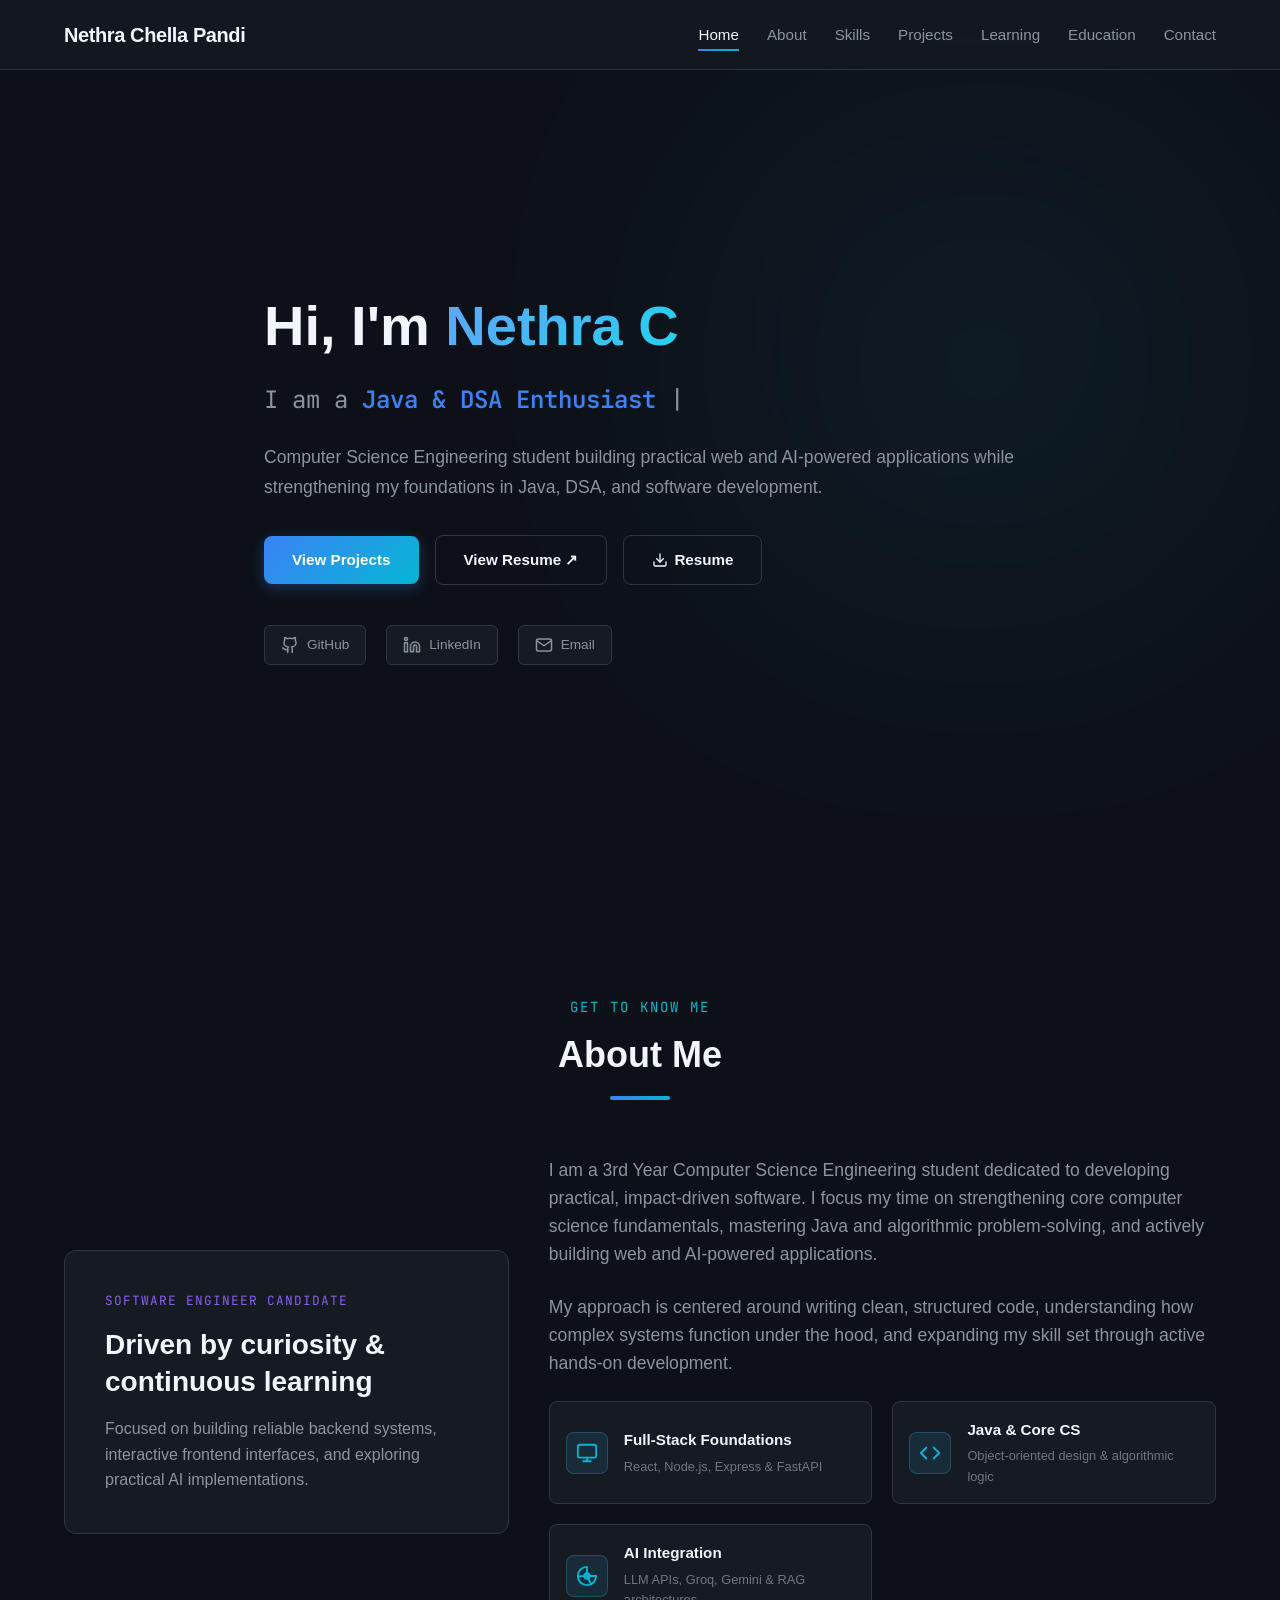
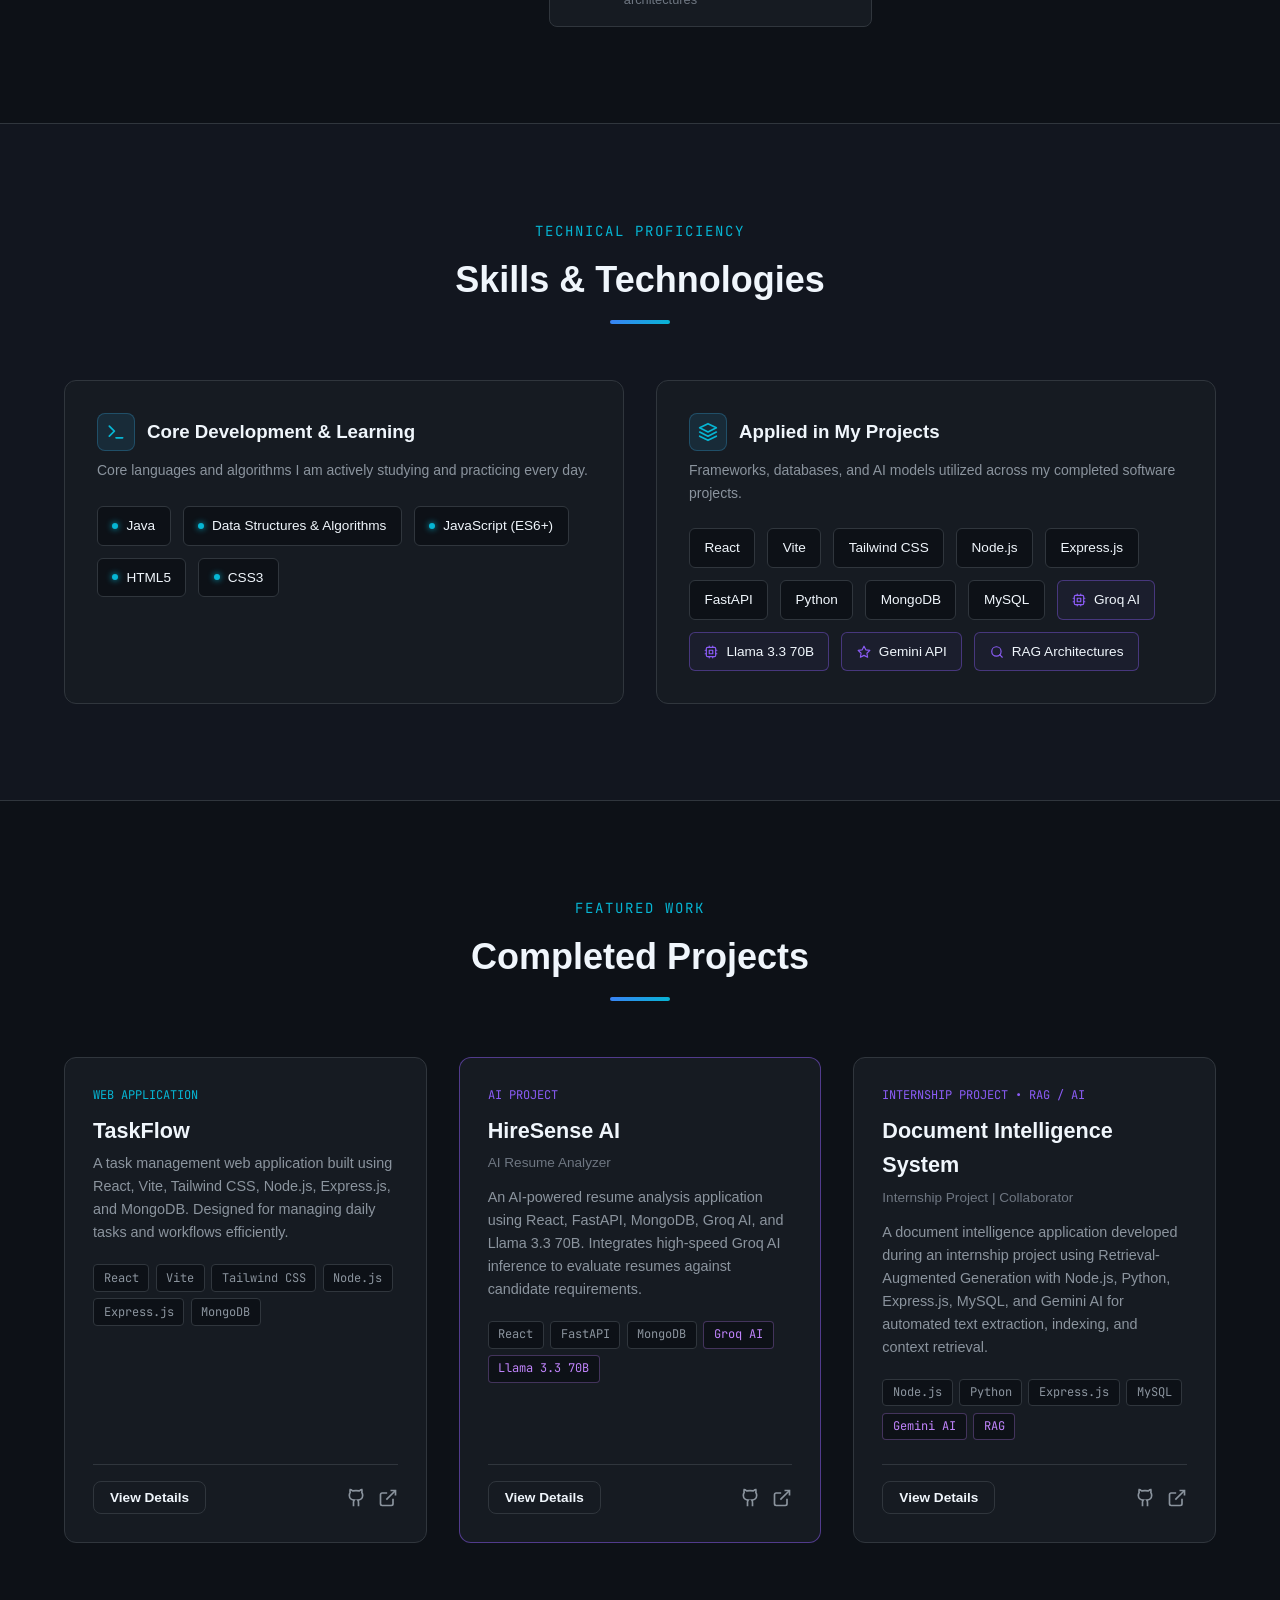
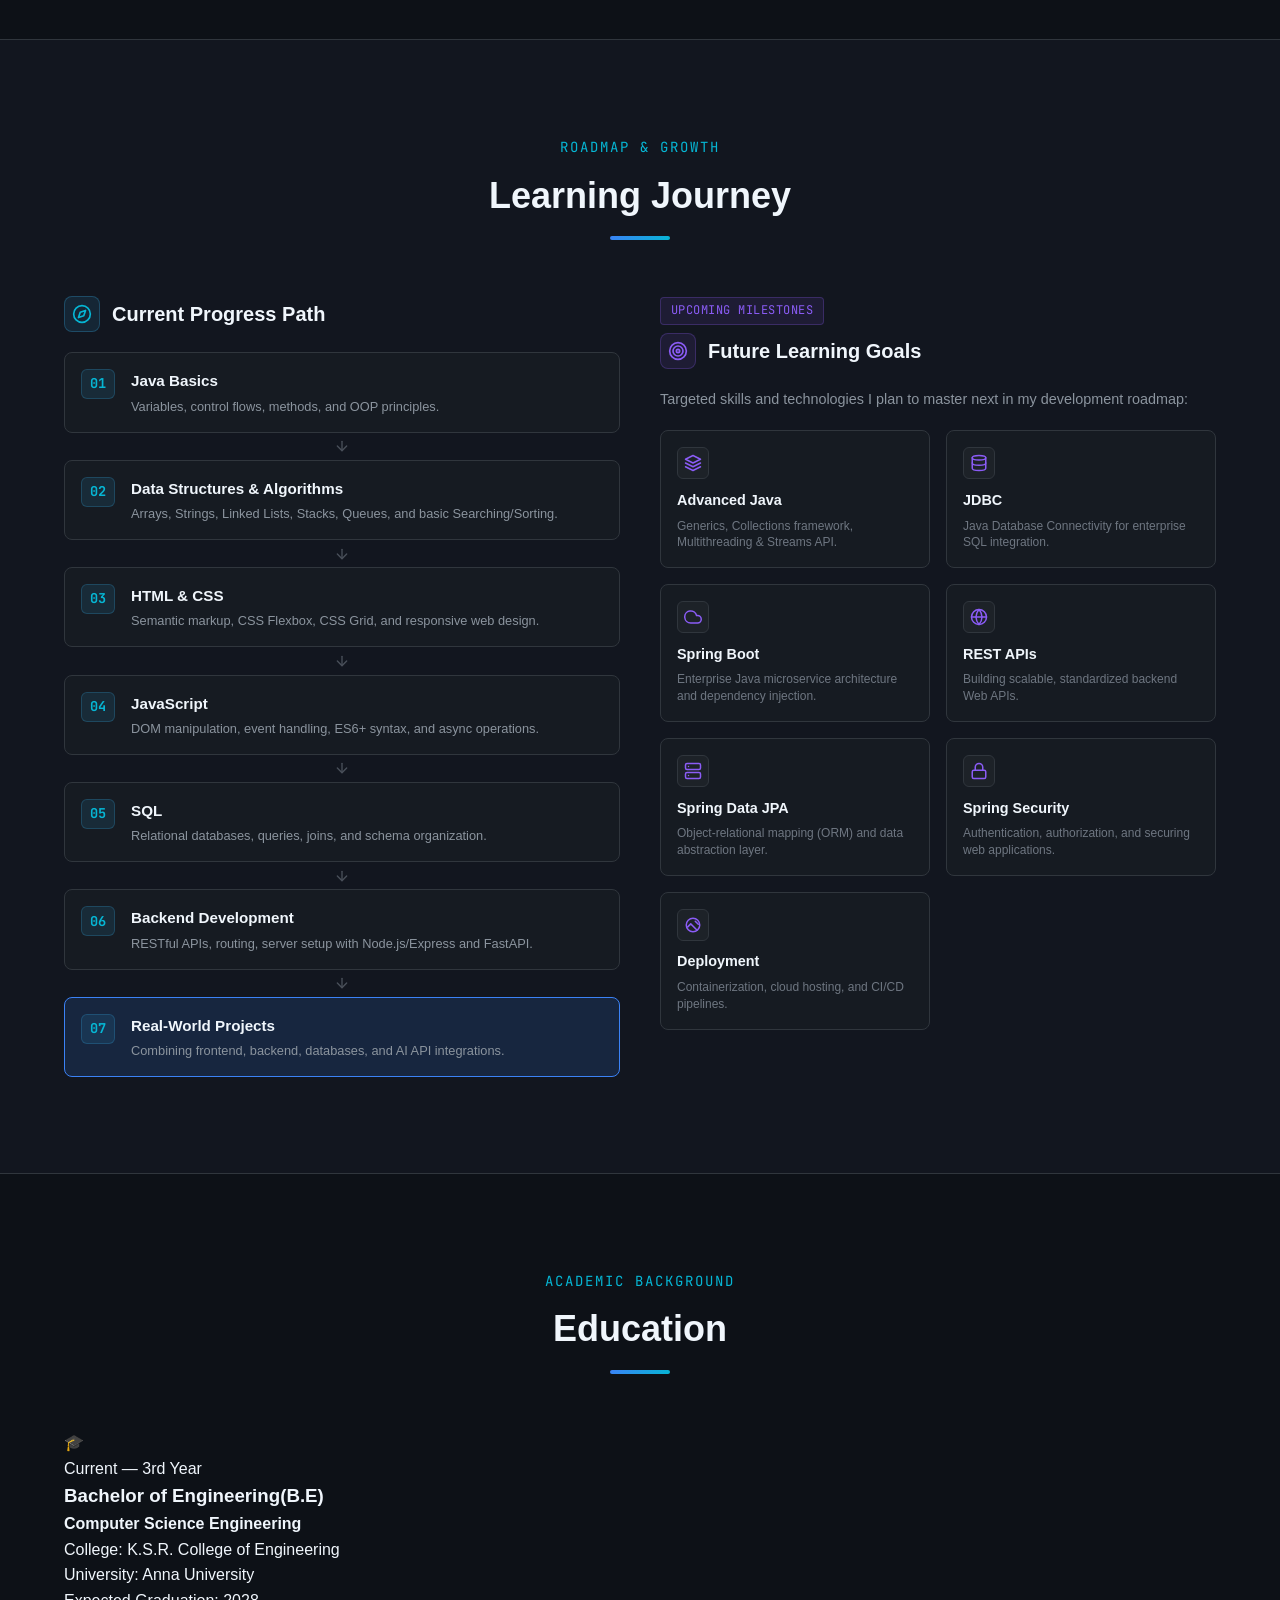
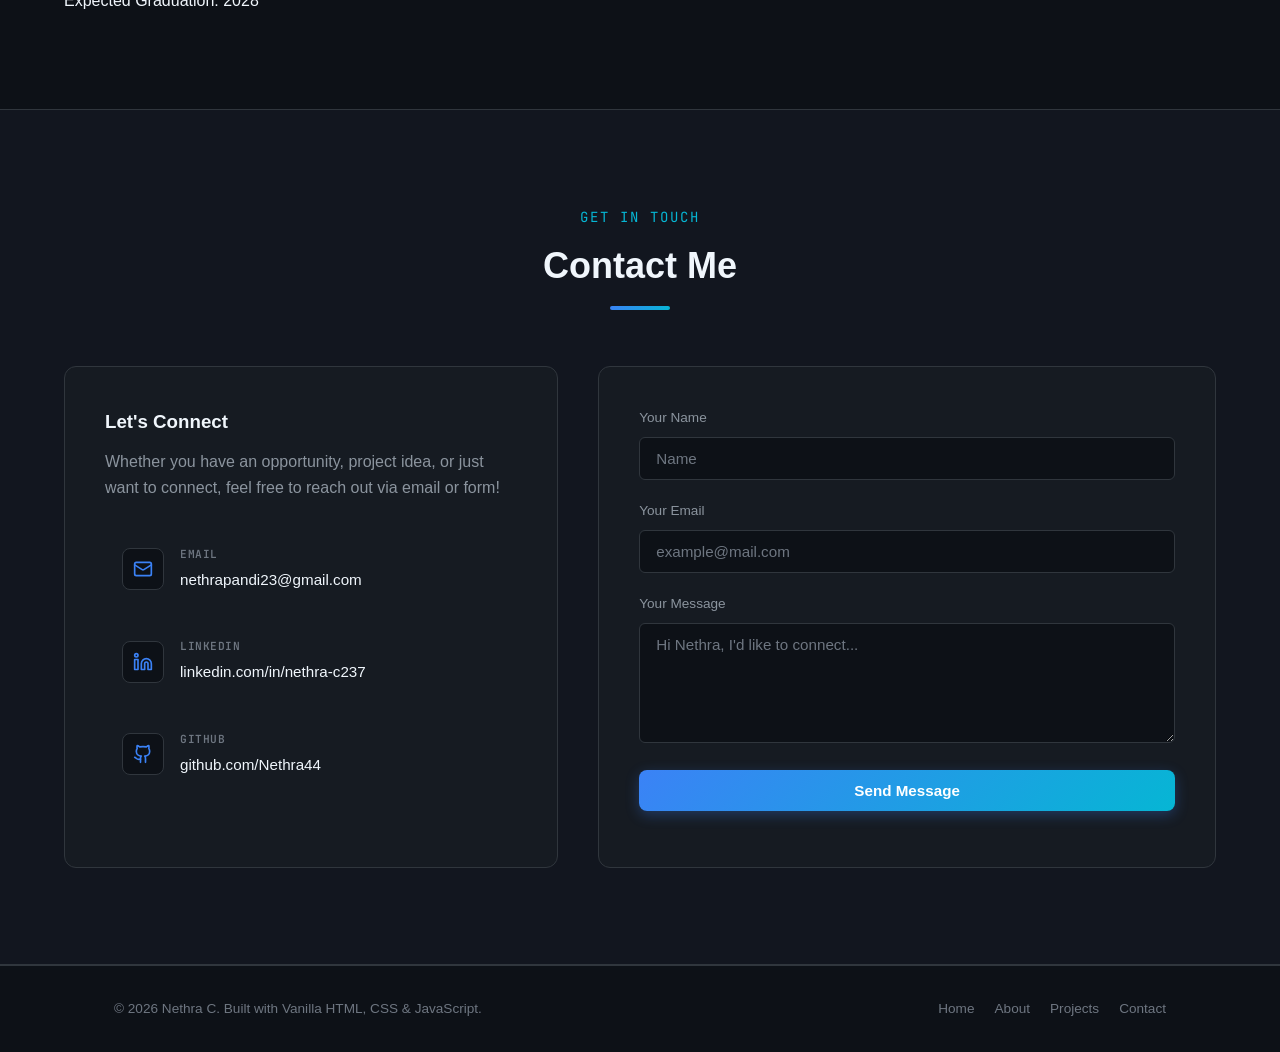
<file: index.html>
<!DOCTYPE html>
<html lang="en">
<head>
    <meta charset="UTF-8">
    <meta name="viewport" content="width=device-width, initial-scale=1.0">
    <meta name="description" content="Portfolio of Nethra C - Full-Stack Web Developer & Software Engineer">
    <title>Nethra C | Portfolio</title>
    
    <!-- Favicon -->
    <!-- Person/User SVG Favicon -->
<link rel="icon" type="image/svg+xml" href="data:image/svg+xml,<svg xmlns='http://www.w3.org/2000/svg' viewBox='0 0 24 24' fill='none' stroke='%2306b6d4' stroke-width='2' stroke-linecap='round' stroke-linejoin='round'><path d='M20 21v-2a4 4 0 0 0-4-4H8a4 4 0 0 0-4 4v2'/><circle cx='12' cy='7' r='4'/></svg>">

    <!-- Google Fonts (Outfit + Plus Jakarta Sans + JetBrains Mono) -->
    <link rel="preconnect" href="https://fonts.googleapis.com">
    <link rel="preconnect" href="https://fonts.gstatic.com" crossorigin>
    <link href="https://fonts.googleapis.com/css2?family=JetBrains+Mono:wght@400;500&family=Outfit:wght@600;700;800&family=Plus+Jakarta+Sans:wght@400;500;600;700&display=swap" rel="stylesheet">
    
    <!-- Global CSS Stylesheet -->
    <link rel="stylesheet" href="style.css">

    <!-- Component CSS Stylesheets -->
    <link rel="stylesheet" href="components/nav/nav.css">
    <link rel="stylesheet" href="components/hero/hero.css">
    <link rel="stylesheet" href="components/about/about.css">
    <link rel="stylesheet" href="components/skills/skills.css">
    <link rel="stylesheet" href="components/projects/projects.css">
    <link rel="stylesheet" href="components/learning/learning.css">
    <link rel="stylesheet" href="components/education/education.css">
    <link rel="stylesheet" href="components/contact/contact.css">
    <link rel="stylesheet" href="components/footer/footer.css">
</head>
<body>

    <!-- Modular Custom Web Components -->
    <nav-component></nav-component>
    
    <main>
        <hero-component></hero-component>
        <about-component></about-component>
        <skills-component></skills-component>
        <projects-component></projects-component>
        <learning-component></learning-component>
        <education-component></education-component>
        <contact-component></contact-component>
    </main>

    <footer-component></footer-component>

    <!-- Component Script Modules (Deferred for fast page rendering) -->
    <script src="components/nav/nav.js" defer></script>
    <script src="components/hero/hero.js" defer></script>
    <script src="components/about/about.js" defer></script>
    <script src="components/skills/skills.js" defer></script>
    <script src="components/projects/projects.js" defer></script>
    <script src="components/learning/learning.js" defer></script>
    <script src="components/education/education.js" defer></script>
    <script src="components/contact/contact.js" defer></script>
    <script src="components/footer/footer.js" defer></script>

    <!-- Global App Controller Script -->
    <script src="script.js" defer></script>
</body>
</html>
</file>
<file: style.css>
:root {
    --bg-dark: #0d1117;
    --bg-card: #161b22;
    --bg-alt: #12161f;
    --bg-glass: rgba(22, 27, 34, 0.75);
    
    --border-color: #30363d;
    --border-highlight: #3b82f6;

    --text-primary: #f0f6fc;
    --text-secondary: #8b949e;
    --text-muted: #6e7681;

    --accent-blue: #3b82f6;
    --accent-cyan: #06b6d4;
    --accent-purple: #8b5cf6;
    --accent-green: #10b981;
    --accent-glow: rgba(59, 130, 246, 0.15);

    --gradient-primary: linear-gradient(135deg, #3b82f6 0%, #06b6d4 100%);
    --gradient-text: linear-gradient(135deg, #60a5fa 0%, #22d3ee 100%);

    --font-main: 'Inter', -apple-system, BlinkMacSystemFont, sans-serif;
    --font-mono: 'JetBrains Mono', monospace;

    --transition-fast: 0.2s ease;
    --transition-normal: 0.3s cubic-bezier(0.4, 0, 0.2, 1);
    
    --container-max-width: 1200px;
    --border-radius: 12px;
}

*, *::before, *::after {
    box-sizing: border-box;
    margin: 0;
    padding: 0;
}

html {
    scroll-behavior: smooth;
    font-size: 16px;
}

body {
    background-color: var(--bg-dark);
    color: var(--text-primary);
    font-family: var(--font-main);
    line-height: 1.6;
    overflow-x: hidden;
}

a {
    color: inherit;
    text-decoration: none;
    transition: var(--transition-fast);
}

ul { list-style: none; }

.container {
    max-width: var(--container-max-width);
    margin: 0 auto;
    padding: 0 1.5rem;
}

.section {
    padding: 6rem 0;
    position: relative;
}

.bg-alt {
    background-color: var(--bg-alt);
    border-top: 1px solid var(--border-color);
    border-bottom: 1px solid var(--border-color);
}

.section-header {
    text-align: center;
    margin-bottom: 3.5rem;
}

.section-subtitle {
    font-family: var(--font-mono);
    font-size: 0.875rem;
    color: var(--accent-cyan);
    text-transform: uppercase;
    letter-spacing: 2px;
    display: block;
    margin-bottom: 0.5rem;
}

.section-title {
    font-size: 2.25rem;
    font-weight: 700;
    color: var(--text-primary);
}

.section-line {
    width: 60px;
    height: 4px;
    background: var(--gradient-primary);
    margin: 0.75rem auto 0;
    border-radius: 2px;
}

.reveal {
    opacity: 0;
    transform: translateY(30px);
    transition: opacity 0.6s ease-out, transform 0.6s ease-out;
}

.reveal.active {
    opacity: 1;
    transform: translateY(0);
}

.btn {
    display: inline-flex;
    align-items: center;
    justify-content: center;
    padding: 0.75rem 1.75rem;
    font-weight: 600;
    font-size: 0.95rem;
    border-radius: 8px;
    cursor: pointer;
    border: none;
    transition: var(--transition-normal);
}

.btn-primary {
    background: var(--gradient-primary);
    color: #ffffff;
    box-shadow: 0 4px 14px rgba(59, 130, 246, 0.3);
}

.btn-primary:hover {
    transform: translateY(-2px);
    box-shadow: 0 6px 20px rgba(59, 130, 246, 0.5);
}

.btn-outline {
    background: transparent;
    border: 1px solid var(--border-color);
    color: var(--text-primary);
}

.btn-outline:hover {
    border-color: var(--accent-blue);
    background: var(--accent-glow);
    color: var(--accent-blue);
}

.btn-sm {
    padding: 0.5rem 1rem;
    font-size: 0.85rem;
}

.btn-block { width: 100%; }

.gradient-text {
    background: var(--gradient-text);
    -webkit-background-clip: text;
    -webkit-text-fill-color: transparent;
}

/* Breakpoints */
@media (max-width: 992px) {
    .hero-title { font-size: 2.75rem; }
}

@media (max-width: 768px) {
    .hamburger-btn { display: flex; }
    .nav-menu {
        position: fixed;
        top: 70px;
        left: 0;
        width: 100%;
        background: var(--bg-card);
        border-bottom: 1px solid var(--border-color);
        padding: 1.5rem;
        transform: translateY(-150%);
        transition: var(--transition-normal);
    }
    .nav-menu.open { transform: translateY(0); }
    .nav-list { flex-direction: column; align-items: center; gap: 1.25rem; }
    .hero-title { font-size: 2.25rem; }
}
</file>
<file: components/nav/nav.css>
.navbar-header {
    position: fixed;
    top: 0;
    left: 0;
    width: 100%;
    z-index: 1000;
    background: var(--bg-glass);
    backdrop-filter: blur(12px);
    -webkit-backdrop-filter: blur(12px);
    border-bottom: 1px solid var(--border-color);
    height: 70px;
    display: flex;
    align-items: center;
}

.nav-container {
    display: flex;
    justify-content: space-between;
    align-items: center;
    width: 100%;
}

/* Clean, Modern Text Logo */
.nav-logo {
    font-family: var(--font-main, sans-serif); /* Changed from mono to main font for a cleaner look */
    font-size: 1.25rem;
    font-weight: 700;
    color: var(--text-primary);
    text-decoration: none;
    letter-spacing: -0.02em;
    transition: var(--transition-fast);
}

.nav-logo:hover {
    opacity: 0.9;
}

/* Optional: Accent color for part of your name (e.g. Nethra <span class="logo-accent">C.</span>) */
.logo-accent {
    color: var(--accent-cyan);
}

.nav-list {
    display: flex;
    gap: 1.75rem;
}

.nav-link {
    font-size: 0.95rem;
    font-weight: 500;
    color: var(--text-secondary);
    position: relative;
    padding: 0.5rem 0;
    text-decoration: none;
}

.nav-link:hover, .nav-link.active {
    color: var(--text-primary);
}

.nav-link::after {
    content: '';
    position: absolute;
    bottom: 0;
    left: 0;
    width: 0;
    height: 2px;
    background: var(--gradient-primary);
    transition: var(--transition-fast);
}

.nav-link:hover::after, .nav-link.active::after {
    width: 100%;
}

.hamburger-btn {
    display: none;
    background: transparent;
    border: none;
    cursor: pointer;
    flex-direction: column;
    gap: 5px;
    padding: 0.5rem;
    z-index: 1001;
}

.hamburger-bar {
    width: 24px;
    height: 2px;
    background-color: var(--text-primary);
    transition: var(--transition-normal);
}

/* ==========================================================================
   Responsive / Split-Screen Breakpoint
   ========================================================================== */
@media (max-width: 900px) {
    /* 1. Show the hamburger button */
    .hamburger-btn {
        display: flex;
    }

    /* 2. Style the dropdown overlay for nav-menu */
    .nav-menu {
        position: fixed;
        top: 70px; /* Aligns right below the header height */
        left: 0;
        width: 100%;
        background: var(--bg-glass);
        backdrop-filter: blur(16px);
        -webkit-backdrop-filter: blur(16px);
        border-bottom: 1px solid var(--border-color);
        padding: 2rem 0;
        
        /* Smooth animation states */
        opacity: 0;
        visibility: hidden;
        transform: translateY(-10px);
        transition: var(--transition-normal);
    }

    /* 3. Show menu when Web Component toggles '.open' */
    .nav-menu.open {
        opacity: 1;
        visibility: visible;
        transform: translateY(0);
    }

    /* 4. Stack menu items vertically */
    .nav-list {
        flex-direction: column;
        align-items: center;
        gap: 1.5rem;
    }

    /* 5. Animate hamburger icon into an 'X' when open */
    .hamburger-btn.open .hamburger-bar:nth-child(1) {
        transform: translateY(7px) rotate(45deg);
    }

    .hamburger-btn.open .hamburger-bar:nth-child(2) {
        opacity: 0;
    }

    .hamburger-btn.open .hamburger-bar:nth-child(3) {
        transform: translateY(-7px) rotate(-45deg);
    }
}
</file>
<file: components/hero/hero.css>
.hero-section {
    min-height: 100vh;
    padding-top: 120px;
    padding-bottom: 60px;
    display: flex;
    align-items: center;
    position: relative;
}

.hero-container {
    display: flex;
    flex-direction: column;
    align-items: flex-start;
    gap: 1.5rem;
    max-width: 800px;
}

.hero-badge {
    display: inline-flex;
    align-items: center;
    gap: 0.5rem;
    padding: 0.35rem 0.85rem;
    background: var(--bg-card);
    border: 1px solid var(--border-color);
    border-radius: 50px;
    font-family: var(--font-mono);
    font-size: 0.85rem;
    color: var(--accent-cyan);
}

.badge-dot {
    width: 8px;
    height: 8px;
    background-color: var(--accent-green);
    border-radius: 50%;
    box-shadow: 0 0 8px var(--accent-green);
}

.hero-title {
    font-size: 3.5rem;
    font-weight: 800;
    line-height: 1.1;
}

.typing-container {
    font-family: var(--font-mono);
    font-size: 1.5rem;
    color: var(--text-secondary);
}

.typing-text {
    color: var(--accent-blue);
    font-weight: 600;
}

.typing-cursor {
    animation: blink 0.8s infinite;
}

@keyframes blink {
    0%, 100% { opacity: 1; }
    50% { opacity: 0; }
}

.hero-description {
    font-size: 1.1rem;
    color: var(--text-secondary);
    line-height: 1.7;
}

/* Updated hero-actions to gracefully wrap extra buttons on smaller screens */
.hero-actions {
    display: flex;
    flex-wrap: wrap;
    align-items: center;
    gap: 1rem;
    margin-top: 0.5rem;
}

.social-links {
    display: flex;
    flex-wrap: wrap;
    gap: 1rem;
    margin-top: 1rem;
}

.social-icon-btn {
    display: inline-flex;
    align-items: center;
    gap: 0.5rem;
    padding: 0.5rem 1rem;
    background: var(--bg-card);
    border: 1px solid var(--border-color);
    border-radius: 6px;
    font-size: 0.85rem;
    color: var(--text-secondary);
    text-decoration: none;
    transition: all 0.2s ease;
}

.social-icon-btn:hover {
    border-color: var(--accent-blue);
    color: var(--text-primary);
}

.social-icon-btn .icon {
    width: 18px;
    height: 18px;
}

.hero-bg-glow {
    position: absolute;
    top: 20%;
    right: 10%;
    width: 350px;
    height: 350px;
    background: var(--gradient-primary);
    filter: blur(150px);
    opacity: 0.15;
    z-index: -1;
    pointer-events: none;
}

/* Mobile responsive adjustment */
@media (max-width: 640px) {
    .hero-title {
        font-size: 2.5rem;
    }
    
    .hero-actions {
        width: 100%;
    }
    
    .hero-actions .btn {
        flex: 1 1 auto;
        justify-content: center;
        text-align: center;
    }
}
</file>
<file: components/about/about.css>
.about-grid {
    display: grid;
    grid-template-columns: 1fr 1.5fr;
    gap: 2.5rem;
    align-items: center;
}

.about-card {
    background: var(--bg-card);
    border: 1px solid var(--border-color);
    border-radius: var(--border-radius);
    padding: 2.5rem;
    position: relative;
}

.theme-badge {
    font-family: var(--font-mono);
    font-size: 0.8rem;
    color: var(--accent-purple);
    text-transform: uppercase;
    letter-spacing: 1px;
    margin-bottom: 1rem;
}

.theme-headline {
    font-size: 1.75rem;
    margin-bottom: 1rem;
    line-height: 1.3;
}

.theme-text {
    color: var(--text-secondary);
}

.about-paragraph {
    font-size: 1.1rem;
    color: var(--text-secondary);
    margin-bottom: 1.5rem;
}

.about-highlights {
    display: grid;
    grid-template-columns: repeat(auto-fit, minmax(220px, 1fr));
    gap: 1.25rem;
}

.highlight-item {
    display: flex;
    align-items: center;
    gap: 1rem;
    background: var(--bg-card);
    border: 1px solid var(--border-color);
    padding: 1rem;
    border-radius: 8px;
    transition: var(--transition-normal);
}

.highlight-item:hover {
    border-color: var(--accent-cyan);
    transform: translateY(-2px);
}

/* Replaced .highlight-icon with SVG Badge Styling */
.highlight-icon-svg {
    display: flex;
    align-items: center;
    justify-content: center;
    width: 42px;
    height: 42px;
    min-width: 42px;
    background: rgba(56, 189, 248, 0.1);
    border: 1px solid rgba(56, 189, 248, 0.25);
    border-radius: 8px;
    color: var(--accent-cyan);
}

.highlight-item h4 {
    font-size: 0.95rem;
    margin-bottom: 0.25rem;
    color: var(--text-primary);
}

.highlight-item p {
    font-size: 0.8rem;
    color: var(--text-muted);
}

/* Mobile & Split Screen Adjustment */
@media (max-width: 900px) {
    .about-grid {
        grid-template-columns: 1fr;
        gap: 2rem;
    }
}
</file>
<file: components/skills/skills.css>
.skills-wrapper {
    display: grid;
    grid-template-columns: 1fr 1fr;
    gap: 2rem;
}

.skills-category {
    background: var(--bg-card);
    border: 1px solid var(--border-color);
    border-radius: var(--border-radius);
    padding: 2rem;
}

.category-header {
    display: flex;
    align-items: center;
    gap: 0.75rem;
    margin-bottom: 0.5rem;
}

/* Updated SVG Icon Container */
.category-icon-svg {
    display: flex;
    align-items: center;
    justify-content: center;
    width: 38px;
    height: 38px;
    min-width: 38px;
    background: rgba(56, 189, 248, 0.1);
    border: 1px solid rgba(56, 189, 248, 0.25);
    border-radius: 8px;
    color: var(--accent-cyan);
}

.category-desc {
    font-size: 0.875rem;
    color: var(--text-secondary);
    margin-bottom: 1.5rem;
}

.badges-grid {
    display: flex;
    flex-wrap: wrap;
    gap: 0.75rem;
}

.tech-badge {
    display: inline-flex;
    align-items: center;
    gap: 0.5rem;
    padding: 0.5rem 0.9rem;
    background: var(--bg-dark);
    border: 1px solid var(--border-color);
    border-radius: 6px;
    font-size: 0.85rem;
    font-weight: 500;
    transition: var(--transition-fast, all 0.2s ease);
}

.tech-badge:hover {
    border-color: var(--accent-cyan);
    transform: translateY(-2px);
}

/* Pulsing dot for learning items */
.badge-dot {
    width: 6px;
    height: 6px;
    background-color: var(--accent-cyan);
    border-radius: 50%;
    box-shadow: 0 0 6px var(--accent-cyan);
}

/* AI Pill Glow Styles */
.ai-badge {
    border-color: rgba(139, 92, 246, 0.4);
    background: rgba(139, 92, 246, 0.05);
    color: var(--text-primary);
}

.ai-badge svg {
    color: var(--accent-purple, #a855f7);
}

.ai-badge:hover {
    border-color: var(--accent-purple, #a855f7);
    background: rgba(139, 92, 246, 0.12);
}

/* Mobile Responsiveness */
@media (max-width: 900px) {
    .skills-wrapper {
        grid-template-columns: 1fr;
    }
}
</file>
<file: components/projects/projects.css>
.projects-grid {
    display: grid;
    grid-template-columns: repeat(auto-fit, minmax(320px, 1fr));
    gap: 2rem;
}

.project-card {
    background: var(--bg-card);
    border: 1px solid var(--border-color);
    border-radius: var(--border-radius);
    padding: 1.75rem;
    display: flex;
    flex-direction: column;
    justify-content: space-between;
    transition: var(--transition-normal);
}

.project-card:hover {
    transform: translateY(-5px);
    border-color: var(--border-highlight);
    box-shadow: 0 10px 30px rgba(0, 0, 0, 0.5);
}

.highlight-card {
    border-color: rgba(139, 92, 246, 0.5);
}

.project-tag {
    font-family: var(--font-mono);
    font-size: 0.75rem;
    color: var(--accent-cyan);
    text-transform: uppercase;
    margin-bottom: 0.5rem;
}

.project-tag.ai-tag {
    color: var(--accent-purple);
}

.project-title {
    font-size: 1.35rem;
    margin-bottom: 0.25rem;
}

.project-subtitle {
    font-size: 0.85rem;
    color: var(--text-muted);
    display: block;
    margin-bottom: 0.75rem;
}

.project-description {
    font-size: 0.9rem;
    color: var(--text-secondary);
    margin-bottom: 1.25rem;
}

.project-tech-stack {
    display: flex;
    flex-wrap: wrap;
    gap: 0.4rem;
    margin-bottom: 1.5rem;
}

.tech-pill {
    font-family: var(--font-mono);
    font-size: 0.75rem;
    padding: 0.2rem 0.6rem;
    background: var(--bg-dark);
    border: 1px solid var(--border-color);
    border-radius: 4px;
    color: var(--text-secondary);
}

.tech-pill.ai-pill {
    color: #c084fc;
    border-color: rgba(192, 132, 252, 0.3);
}

.project-card-footer {
    display: flex;
    justify-content: space-between;
    align-items: center;
    padding-top: 1rem;
    border-top: 1px solid var(--border-color);
    margin-top: auto;
}

.project-links {
    display: flex;
    gap: 0.75rem;
}

.link-icon {
    width: 20px;
    height: 20px;
    color: var(--text-secondary);
}

.link-icon:hover {
    color: var(--accent-blue);
}
</file>
<file: components/learning/learning.css>
/* Container & Grid Structure */
.journey-container {
    display: grid;
    grid-template-columns: 1fr 1fr;
    gap: 2.5rem;
    align-items: start;
}

/* Titles & SVG Badge Styling */
.journey-block-title {
    font-size: 1.25rem;
    font-weight: 600;
    color: var(--text-primary, #ffffff);
    margin-bottom: 1.25rem;
    display: flex;
    align-items: center;
    gap: 0.75rem;
}

.journey-icon-svg {
    display: inline-flex;
    align-items: center;
    justify-content: center;
    width: 36px;
    height: 36px;
    border-radius: 8px;
    background: rgba(56, 189, 248, 0.1);
    border: 1px solid rgba(56, 189, 248, 0.25);
    color: var(--accent-cyan, #38bdf8);
}

.journey-icon-svg.target-icon {
    background: rgba(139, 92, 246, 0.1);
    border-color: rgba(139, 92, 246, 0.25);
    color: var(--accent-purple, #8b5cf6);
}

/* Left Column: Timeline */
.roadmap-timeline {
    display: flex;
    flex-direction: column;
}

.timeline-step {
    display: flex;
    align-items: flex-start;
    gap: 1rem;
    background: var(--bg-card);
    border: 1px solid var(--border-color);
    padding: 1rem;
    border-radius: 8px;
    transition: border-color 0.2s ease, transform 0.2s ease;
}

.timeline-step:hover {
    border-color: var(--accent-cyan, #38bdf8);
    transform: translateY(-2px);
}

.timeline-step.step-highlight {
    border-color: var(--accent-blue, #3b82f6);
    background: var(--accent-glow, rgba(59, 130, 246, 0.08));
}

.step-number {
    font-family: var(--font-mono, monospace);
    font-size: 0.85rem;
    font-weight: 700;
    color: var(--accent-cyan, #38bdf8);
    background: rgba(56, 189, 248, 0.1);
    padding: 0.2rem 0.5rem;
    border-radius: 6px;
    border: 1px solid rgba(56, 189, 248, 0.2);
}

.step-content h4 {
    font-size: 0.95rem;
    font-weight: 600;
    margin: 0 0 0.25rem 0;
}

.step-content p {
    font-size: 0.8rem;
    color: var(--text-secondary);
    margin: 0;
    line-height: 1.4;
}

.timeline-arrow {
    display: flex;
    justify-content: center;
    align-items: center;
    padding: 0.35rem 0;
    color: var(--text-muted);
    opacity: 0.6;
}

/* Right Column: Future Goals */
.future-badge {
    display: inline-block;
    font-family: var(--font-mono, monospace);
    font-size: 0.75rem;
    color: var(--accent-purple, #8b5cf6);
    background: rgba(139, 92, 246, 0.1);
    border: 1px solid rgba(139, 92, 246, 0.25);
    padding: 0.2rem 0.6rem;
    border-radius: 4px;
    margin-bottom: 0.5rem;
    text-transform: uppercase;
    letter-spacing: 0.5px;
}

.future-intro {
    font-size: 0.9rem;
    color: var(--text-secondary);
    margin-bottom: 1.25rem;
    line-height: 1.5;
}

.future-grid {
    display: grid;
    grid-template-columns: repeat(2, 1fr);
    gap: 1rem;
}

.future-card {
    background: var(--bg-card);
    border: 1px solid var(--border-color);
    padding: 1rem;
    border-radius: 8px;
    display: flex;
    flex-direction: column;
    gap: 0.35rem;
    transition: border-color 0.2s ease, transform 0.2s ease;
}

.future-card:hover {
    border-color: var(--accent-purple, #8b5cf6);
    transform: translateY(-2px);
}

.future-icon-svg {
    display: inline-flex;
    align-items: center;
    justify-content: center;
    width: 32px;
    height: 32px;
    background: rgba(255, 255, 255, 0.03);
    border: 1px solid var(--border-color);
    border-radius: 6px;
    color: var(--accent-purple, #8b5cf6);
    margin-bottom: 0.25rem;
}

.future-card h4 {
    font-size: 0.9rem;
    font-weight: 600;
    margin: 0;
}

.future-card p {
    font-size: 0.75rem;
    color: var(--text-muted);
    margin: 0;
    line-height: 1.4;
}

/* Responsive Breakdown */
@media (max-width: 900px) {
    .journey-container {
        grid-template-columns: 1fr;
        gap: 2rem;
    }
}

@media (max-width: 500px) {
    .future-grid {
        grid-template-columns: 1fr;
    }
}
</file>
<file: components/education/education.css>
/* ==========================================================================
   Footer Component Styles
   ========================================================================== */

/* --- Desktop Styles --- */
footer, 
.footer {
  width: 100%;
  background: var(--bg-dark, #0d1117);
  border-top: 1px solid var(--border-color);
  padding: 2.5rem 0 1.5rem;
}

.footer-container, 
.footer-content {
  display: flex;
  justify-content: space-between;
  align-items: center;
  max-width: 1100px;
  margin: 0 auto;
  padding: 0 1.5rem;
  box-sizing: border-box;
}

.footer-logo {
  font-size: 1.25rem;
  font-weight: 700;
  color: var(--text-primary);
}

.footer-links {
  display: flex;
  align-items: center;
  gap: 1.5rem;
  list-style: none;
  margin: 0;
  padding: 0;
}

.footer-socials, 
.social-links {
  display: flex;
  align-items: center;
  gap: 1.25rem;
}

.footer-copy {
  text-align: center;
  color: var(--text-muted);
  font-size: 0.85rem;
  margin-top: 2rem;
  border-top: 1px solid var(--border-color);
  padding-top: 1.5rem;
}


/* ==========================================================================
   Mobile Responsive Overrides (Phones & Tablets - 768px and under)
   ========================================================================== */
@media screen and (max-width: 768px) {
  .footer-container, 
  .footer-content {
    flex-direction: column;   /* Stacks content vertically on phone screens */
    gap: 1.5rem;
    text-align: center;
    align-items: center;
  }

  .footer-links {
    flex-direction: column;   /* Stacks navigation links vertically */
    gap: 1rem;
    align-items: center;
  }

  .footer-socials, 
  .social-links {
    justify-content: center;  /* Centers social media icons */
    flex-wrap: wrap;          /* Prevents overflow if there are many icons */
    gap: 1.25rem;
  }

  .footer-copy {
    font-size: 0.8rem;
    padding: 1.25rem 1rem 0;
    margin-top: 1.5rem;
  }
}
</file>
<file: components/contact/contact.css>
/* Layout Grid */
.contact-grid {
    display: grid;
    grid-template-columns: 1fr 1.25fr;
    gap: 2.5rem;
    align-items: stretch;
}

/* Cards Setup */
.contact-info-card, 
.contact-form-card {
    background: var(--bg-card);
    border: 1px solid var(--border-color);
    border-radius: var(--border-radius, 12px);
    padding: 2.5rem;
}

.contact-intro {
    color: var(--text-secondary);
    margin: 0.75rem 0 2rem;
    line-height: 1.6;
}

/* Contact Details & Links */
.contact-methods {
    display: flex;
    flex-direction: column;
    gap: 1.25rem;
}

.contact-item {
    display: flex;
    align-items: center;
    gap: 1rem;
    padding: 0.75rem 1rem;
    border-radius: 8px;
    border: 1px solid transparent;
    transition: background 0.2s ease, border-color 0.2s ease, transform 0.2s ease;
}

.contact-item:hover {
    background: var(--bg-dark);
    border-color: var(--border-color);
    transform: translateX(4px);
}

/* SVG Vector Icon Styling */
.contact-icon {
    display: flex;
    align-items: center;
    justify-content: center;
    width: 42px;
    height: 42px;
    background: var(--bg-dark);
    border-radius: 8px;
    border: 1px solid var(--border-color);
    color: var(--accent-blue, #38bdf8);
    flex-shrink: 0;
    transition: color 0.2s ease, border-color 0.2s ease, background 0.2s ease;
}

.contact-item:hover .contact-icon {
    border-color: var(--accent-blue, #38bdf8);
    background: rgba(56, 189, 248, 0.1);
}

.contact-label {
    display: block;
    font-family: var(--font-mono, monospace);
    font-size: 0.7rem;
    font-weight: 600;
    color: var(--text-muted);
    text-transform: uppercase;
    letter-spacing: 0.5px;
    margin-bottom: 0.2rem;
}

.contact-value {
    font-size: 0.95rem;
    font-weight: 500;
    color: var(--text-primary);
    text-decoration: none;
    transition: color var(--transition-fast, 0.2s ease);
}

.contact-value:hover {
    color: var(--accent-blue);
}

/* Form Controls */
.form-group {
    margin-bottom: 1.25rem;
}

.form-label {
    display: block;
    font-size: 0.85rem;
    font-weight: 500;
    color: var(--text-secondary);
    margin-bottom: 0.5rem;
}

.form-control {
    width: 100%;
    padding: 0.75rem 1rem;
    background: var(--bg-dark);
    border: 1px solid var(--border-color);
    border-radius: 6px;
    color: var(--text-primary);
    font-family: var(--font-main, inherit);
    font-size: 0.95rem;
    outline: none;
    transition: var(--transition-fast, all 0.2s ease);
}

.form-control::placeholder {
    color: var(--text-muted);
}

.form-control:focus {
    border-color: var(--accent-blue);
    box-shadow: 0 0 0 3px var(--accent-glow, rgba(56, 189, 248, 0.15));
}

textarea.form-control {
    resize: vertical;
    min-height: 120px;
}

/* Validation & Feedback */
.error-msg {
    display: none;
    font-size: 0.75rem;
    color: #ef4444;
    margin-top: 0.35rem;
}

.form-status {
    margin-top: 1rem;
    font-size: 0.875rem;
    text-align: center;
    font-weight: 500;
}

/* Responsive Breakdown */
@media (max-width: 868px) {
    .contact-grid {
        grid-template-columns: 1fr;
        gap: 2rem;
    }

    .contact-info-card, 
    .contact-form-card {
        padding: 1.75rem 1.25rem;
    }
}
</file>
<file: components/footer/footer.css>
.footer {
    border-top: 1px solid var(--border-color);
    padding: 2rem 0;
    font-size: 0.85rem;
    color: var(--text-muted);
}

.footer-container {
    display: flex;
    justify-content: space-between;
    align-items: center;
}

.footer-links {
    display: flex;
    gap: 1.25rem;
}

.footer-links a:hover {
    color: var(--text-primary);
}

.modal-overlay {
    position: fixed;
    top: 0;
    left: 0;
    width: 100%;
    height: 100%;
    background: rgba(0, 0, 0, 0.75);
    backdrop-filter: blur(5px);
    z-index: 2000;
    display: flex;
    align-items: center;
    justify-content: center;
    opacity: 0;
    pointer-events: none;
    transition: var(--transition-normal);
}

.modal-overlay.open {
    opacity: 1;
    pointer-events: auto;
}

.modal-content {
    background: var(--bg-card);
    border: 1px solid var(--border-color);
    border-radius: var(--border-radius);
    padding: 2rem;
    max-width: 600px;
    width: 90%;
    position: relative;
    box-shadow: 0 20px 40px rgba(0, 0, 0, 0.6);
}

.modal-close {
    position: absolute;
    top: 1rem;
    right: 1.25rem;
    background: transparent;
    border: none;
    font-size: 1.5rem;
    color: var(--text-muted);
    cursor: pointer;
}

.modal-close:hover {
    color: var(--text-primary);
}
</file>
